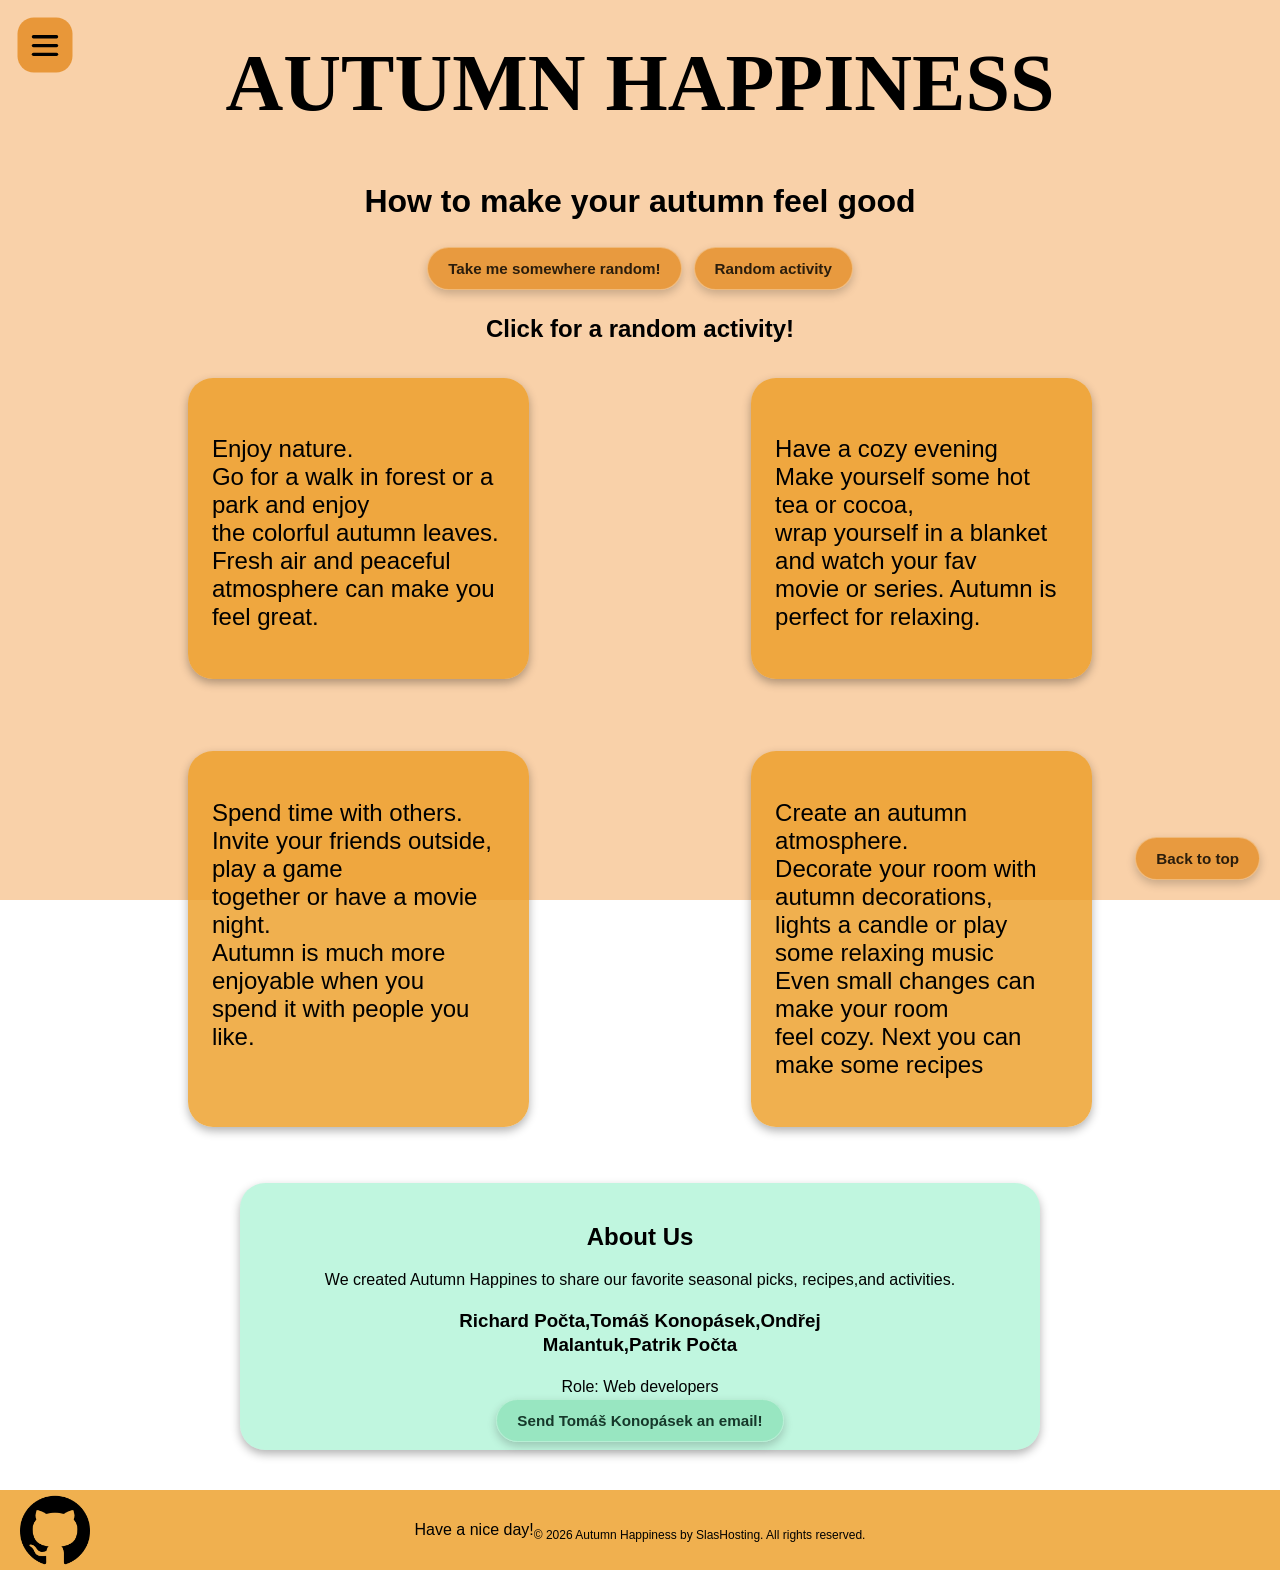
<file: index.html>
<!doctype html>
<html lang="en">
  <head>
    <meta charset="UTF-8" />

    <link rel="apple-touch-icon" href="pumpkin.png" />

    <meta name="theme-color" content="#ed9e27" />
    <meta name="viewport" content="width=device-width, initial-scale=1.0" />

    <meta
      name="description"
      content="Autumn Happiness - autumn recipes, movies, trips, activities and challenges"
    />

    <meta property="og:title" content="Autumn Happiness" />
    <meta
      property="og:description"
      content="Recipes, movies, trips, activities and challenges for a cozy autumn"
    />
    <meta property="og:type" content="website" />
    <meta property="og:url" content="https://trikulicky.slashosting.cloud" />
    <meta
      property="og:image"
      content="https://trikulicky.slashosting.cloud/pumpkin.png"
    />
    <meta name="twitter:card" content="summary_large_image" />

    <title>Autumn Happiness</title>

    <link rel="stylesheet" href="style.css" />
    <link rel="shortcut icon" href="favicon.ico" type="image/x-icon" />
  </head>
  <body>
    <div class="menu">
      <button
        class="menu-btn"
        onclick="toggleMenu()"
        aria-label="Open navigation menu"
        title="Menu"
      >
        <span></span>
        <span></span>
        <span></span>
      </button>
      <div id="menuLinks" class="menu-links">
        <a href="index.html">Home</a>
        <a href="recepty.html">Recipes</a>
        <a href="filmy.html">Films</a>
        <a href="top10.html">Top 10</a>
        <a href="trips.html">Trips</a>
        <a href="aahry.html">Activities</a>
        <a href="chalenges.html">Challenges</a>
      </div>
    </div>
    <h1 id="jarda" style="font-family: &quot;Century Gothic&quot;">
      AUTUMN HAPPINESS
    </h1>
    <h2 id="jarda2">How to make your autumn feel good</h2>
    <div class="nav-container">
      <button
        class="autumn-btn"
        onclick="randomPage()"
        style="animation-delay: 0.2s"
      >
        Take me somewhere random!
      </button>
      <button
        class="autumn-btn"
        onclick="randomActivity()"
        style="animation-delay: 0.4s"
      >
        Random activity
      </button>
    </div>
    <h2 id="result">Click for a random activity!</h2>
    <div class="kadina">
      <!-- 1. blok (vlevo nahoře) -->
      <div class="sloupec">
        <p id="prdidlo">
          Enjoy nature. <br />
          Go for a walk in forest or a park and enjoy <br />
          the colorful autumn leaves. Fresh air and peaceful <br />
          atmosphere can make you feel great.
        </p>
      </div>

      <!-- 2. blok (vpravo nahoře) -->
      <div class="sloupec">
        <p id="kadina2">
          Have a cozy evening <br />
          Make yourself some hot tea or cocoa, <br />
          wrap yourself in a blanket and watch your fav <br />
          movie or series. Autumn is perfect for relaxing.
        </p>
      </div>

      <!-- 3. blok (vlevo dole) -->
      <div class="sloupec">
        <p>
          Spend time with others. <br />
          Invite your friends outside, play a game <br />
          together or have a movie night. <br />
          Autumn is much more enjoyable when you <br />
          spend it with people you like.
        </p>
      </div>
      <!-- 4. blok (vpravo dole) -->
      <div class="sloupec">
        <p>
          Create an autumn atmosphere. <br />
          Decorate your room with autumn decorations, <br />
          lights a candle or play some relaxing music <br />
          Even small changes can make your room <br />
          feel cozy. Next you can make some recipes
        </p>
      </div>
    </div>
    <button class="autumn-btn back-to-top" onclick="goToTop()">
      Back to top
    </button>
    <section id="about" class="about-section">
      <h2>About Us</h2>
      <p class="about-desc">
        We created Autumn Happines to share our favorite seasonal picks,
        recipes,and activities.
      </p>
      <div class="team-container">
        <div class="member-card">
          <h3>Richard Počta,Tomáš Konopásek,Ondřej Malantuk,Patrik Počta</h3>
          <p>Role: Web developers</p>
          <a href="mailto:glixie@glixie.me" class="autumn-btn email-btn"
            >Send Tomáš Konopásek an email!</a
          >
        </div>
      </div>
    </section>

    <footer>
      <div class="footer-content">
        <p>Have a nice day!</p>
      </div>
      <br />
      <p class="copyright">
        © 2026 Autumn Happiness by SlasHosting. All rights reserved.
      </p>

      <div class="github-logo">
        <a href="https://github.com/tomk1440-cmyk/trikulicky">
          <img src="./imgs/ghlogo.png" alt="github-logo" />
        </a>
      </div>
    </footer>
    <script src="script.js"></script>
  </body>
</html>
</file>
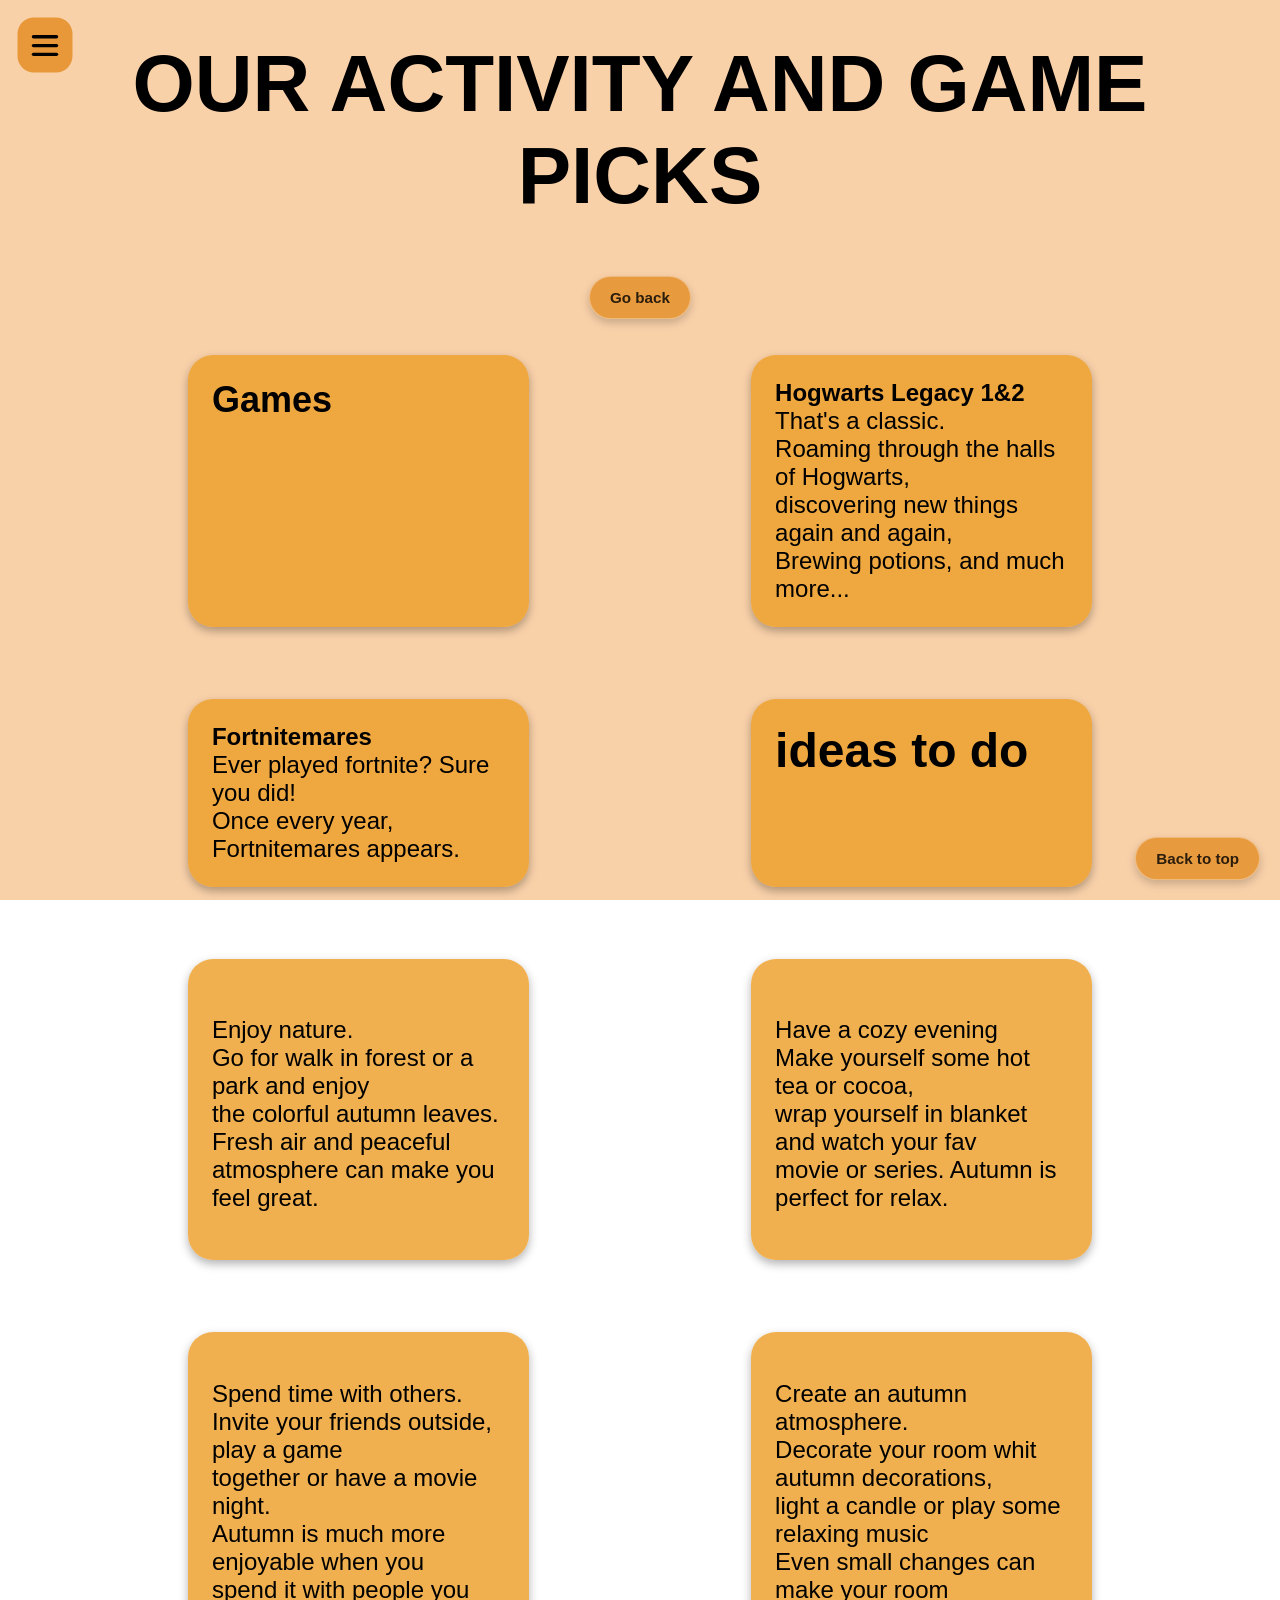
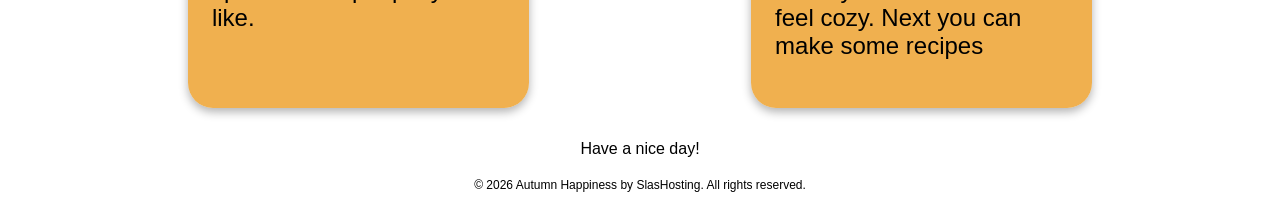
<file: aahry.html>
<!DOCTYPE html>
<html lang="en">
<head>
    <meta charset="UTF-8">
    <meta name="viewport" content="width=device-width, initial-scale=1.0">
    <title>Games and Activities</title>
    <link rel="stylesheet" href="style.css">
    <link rel="shortcut icon" href="favicon.ico" type="image/x-icon">
    <style>body{background-image: url("https://i.guim.co.uk/img/media/e60bb66bb44226384cc4f7f1f255698ad4220ff7/187_0_2813_1688/master/2813.jpg?width=1200&height=1200&quality=85&auto=format&fit=crop&s=adeeabe981e88fca481999bd82211333");
        background-size: initial;
        background-repeat: no-repeat;
        margin: 0;
        min-height: 100vh;
        background-image: linear-gradient(rgba(240, 140, 40, 0.4),rgba(240, 140, 40, 0.4)),url(https://i.guim.co.uk/img/media/e60bb66bb44226384cc4f7f1f255698ad4220ff7/187_0_2813_1688/master/2813.jpg?width=1200&height=1200&quality=85&auto=format&fit=crop&s=adeeabe981e88fca481999bd82211333);
        background-size: cover;
        background-position: center;
        background-attachment: fixed;
    }</style>
</head>
<body>
<div class="menu">
    <button class="menu-btn" onclick="toggleMenu()" aria-label="Open navigation menu">
        <span></span>
        <span></span>
        <span></span>
    </button>
    <div id="menuLinks" class="menu-links">
        <a href="index.html">Home</a>
        <a href="recepty.html">Recipes</a>
        <a href="filmy.html">Films</a>
        <a href="top10.html">Top 10</a>
        <a href="trips.html">Trips</a>
        <a href="aahry.html">Activities</a>
        <a href="chalenges.html">Challenges</a>
    </div>
</div>
<h1 id="jarda">OUR ACTIVITY AND GAME PICKS</h1>
<a href="index.html">
    <button class="autumn-btn go-back">Go back</button>
</a>
<div class="kadina">
    <h2 class="sloupec">Games</h2>
    <p class="sloupec"><strong>Hogwarts Legacy 1&2</strong><br>
        That's a classic. <br>
    Roaming through the halls of Hogwarts, <br>
    discovering new things again and again, <br>
    Brewing potions, and much more...</p>
    <p class="sloupec"><strong>Fortnitemares</strong> <br>
        Ever played fortnite? Sure you did! <br>
    Once every year, Fortnitemares appears. <br>
    </p>

        <h1 class="sloupec">ideas to do</h1>
    <div class="sloupec">
        <p id="prdidlo">Enjoy nature. <br>
            Go for walk in forest or a park and enjoy <br>
            the colorful autumn leaves. Fresh air and peaceful <br>
            atmosphere can make you feel great.</p>
    </div>

    <!-- 2. blok (vpravo nahoře) -->
    <div class="sloupec">
        <p id="kadina2">Have a cozy evening <br>
            Make yourself some hot tea or cocoa, <br>
            wrap yourself in blanket and watch your fav <br>
            movie or series. Autumn is perfect for relax.</p>
    </div>

    <!-- 3. blok (vlevo dole) -->
    <div class="sloupec">
        <p>Spend time with others. <br>
            Invite your friends outside, play a game <br>
            together or have a movie night. <br>
            Autumn is much more enjoyable when you <br>
            spend it with people you like.</p>
    </div>
    <!-- 4. blok (vpravo dole) -->
    <div class="sloupec">
        <p>Create an autumn atmosphere. <br>
            Decorate your room whit autumn decorations, <br>
            light a candle or play some relaxing music <br>
            Even small changes can make your room <br>
            feel cozy. Next you can make some recipes</p>
    </div>
</div>
<button class="autumn-btn back-to-top" onclick="goToTop()">
    Back to top
</button>
<p>Have a nice day!</p>
<p class="copyright">© 2026 Autumn Happiness by SlasHosting. All rights reserved.</p>
<script src="script.js"></script>
</body>
</html>
</file>
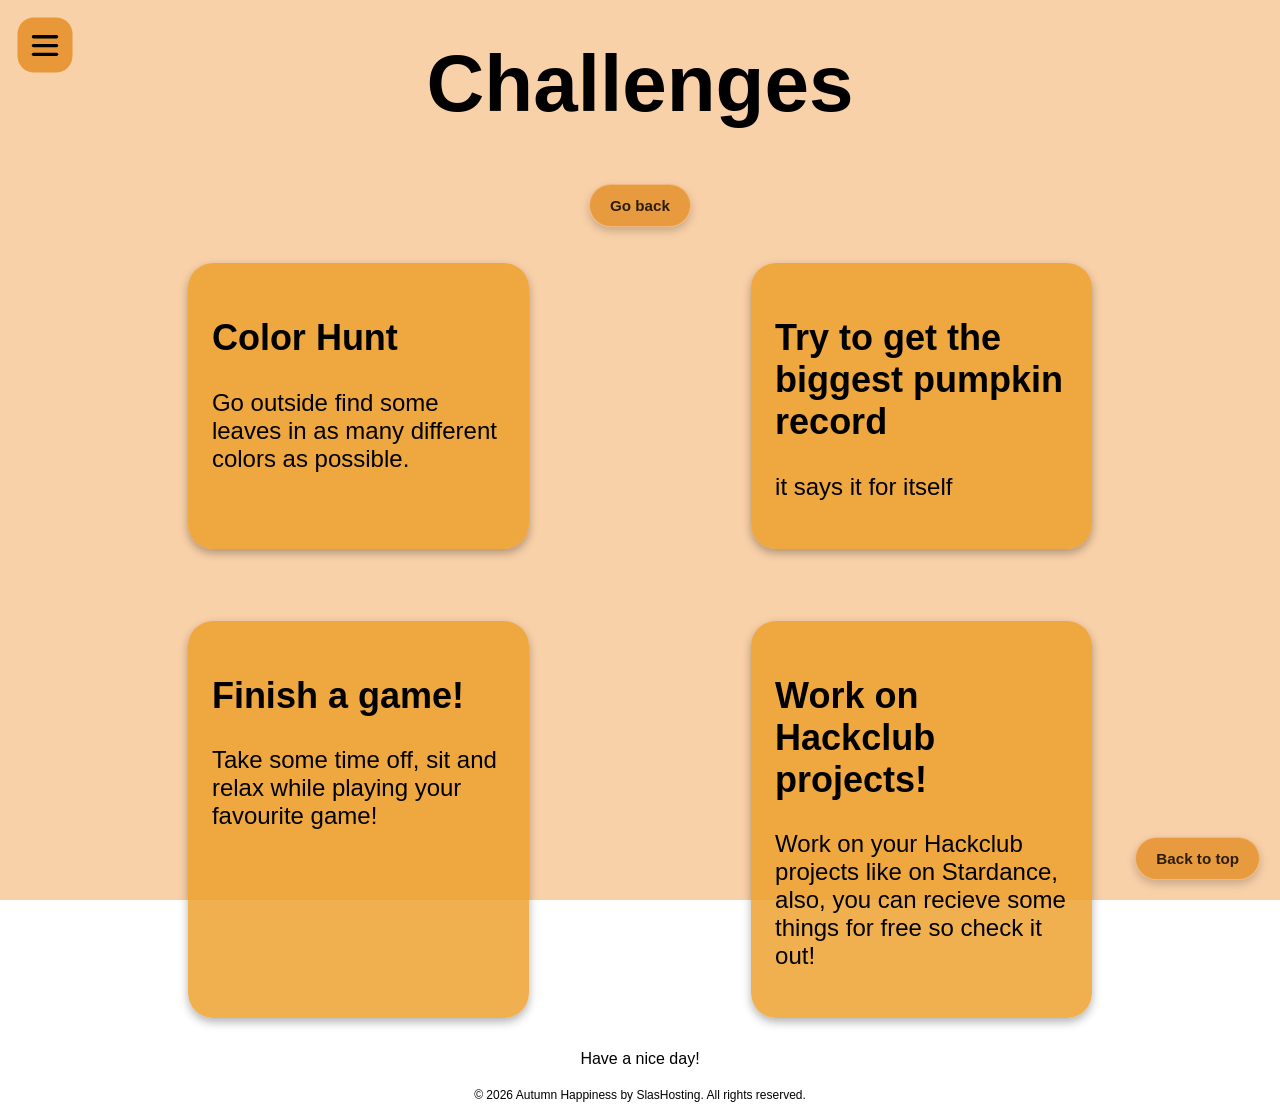
<file: chalenges.html>
<!DOCTYPE html>
<html lang="en">
<head>
    <meta charset="UTF-8">
    <meta name="viewport" content="width=device-width, initial-scale=1.0">
    <title>Challenges</title>
    <link rel="stylesheet" href="style.css">
</head>
<body>
<div class="menu">
    <button class="menu-btn" onclick="toggleMenu()" aria-label="Open navigation menu">
        <span></span>
        <span></span>
        <span></span>
    </button>
    <div id="menuLinks" class="menu-links">
        <a href="index.html">Home</a>
        <a href="recepty.html">Recipes</a>
        <a href="filmy.html">Films</a>
        <a href="top10.html">Top 10</a>
        <a href="trips.html">Trips</a>
        <a href="aahry.html">Activities</a>
        <a href="chalenges.html">Challenges</a>
    </div>
</div>
<h1 id="jarda">Challenges</h1>
<a href="index.html">
    <button class="autumn-btn go-back">Go back</button>
</a>
<div class="kadina">

    <div class="sloupec">
        <h2>Color Hunt</h2>
        <p>Go outside find some leaves in as many different <br>
        colors as possible.</p>
    </div>


    <div class="sloupec">
        <h2>Try to get the biggest pumpkin record</h2>
        <p>it says it for itself</p>
    </div>
    <div class="sloupec">
        <h2>Finish a game!</h2>
        <p>Take some time off, sit and relax while playing your favourite game!</p>
    </div>
    <div class="sloupec">
        <h2>Work on Hackclub projects!</h2>
        <p>Work on your Hackclub projects like on Stardance, also, you can recieve some things for free so check it out!</p>
    </div>
</div>
<button class="autumn-btn back-to-top" onclick="goToTop()">
    Back to top
</button>
<p>Have a nice day!</p>
<p class="copyright">© 2026 Autumn Happiness by SlasHosting. All rights reserved.</p>
<script src="script.js"></script>
</body>
</html>
</file>
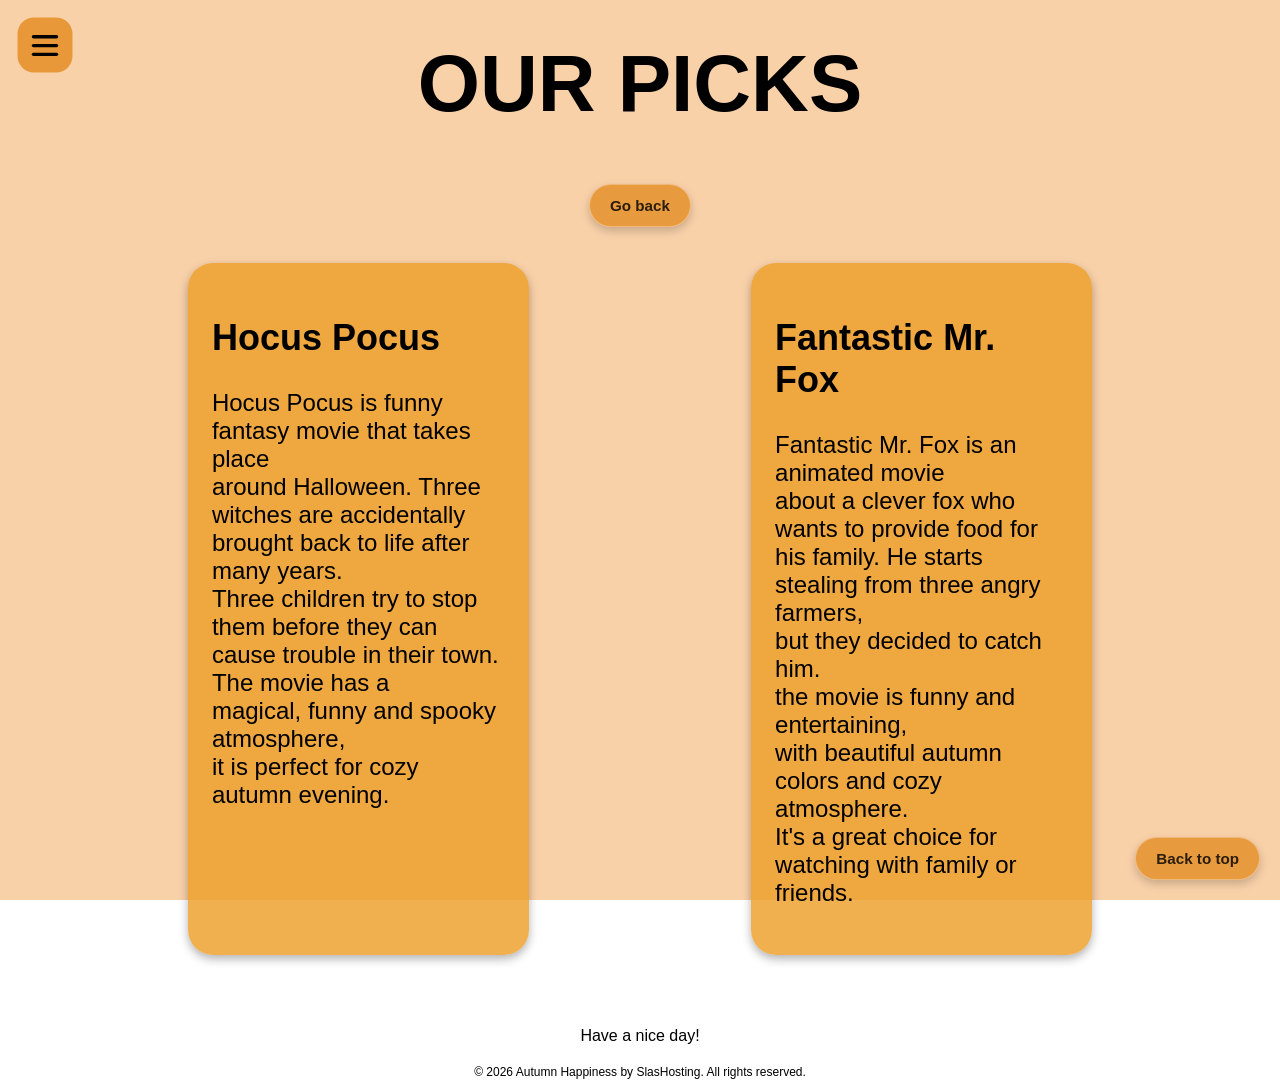
<file: filmy.html>
<!DOCTYPE html>
<html lang="en" xmlns="http://www.w3.org/1999/html">
<head>
    <meta charset="UTF-8">
    <meta name="viewport" content="width=device-width, initial-scale=1.0">
    <title>Our picks!</title>
    <link rel="stylesheet" href="style.css">
    <link rel="shortcut icon" href="favicon.ico" type="image/x-icon">
    <style>body{background-image: url("https://images.unsplash.com/flagged/photo-1552863047-1dd55fb6f8fa?q=80&w=1170&auto=format&fit=crop&ixlib=rb-4.1.0&ixid=M3wxMjA3fDB8MHxwaG90by1wYWdlfHx8fGVufDB8fHx8fA%3D%3D");
        background-size: initial;
        background-repeat: no-repeat;
        margin: 0;
        min-height: 100vh;
        background-image: linear-gradient(rgba(240, 140, 40, 0.4),rgba(240, 140, 40, 0.4)),url(https://images.unsplash.com/flagged/photo-1552863047-1dd55fb6f8fa?q=80&w=1170&auto=format&fit=crop&ixlib=rb-4.1.0&ixid=M3wxMjA3fDB8MHxwaG90by1wYWdlfHx8fGVufDB8fHx8fA%3D%3D);
        background-size: cover;
        background-position: center;
        background-attachment: fixed;

    }
    </style>
</head>

<h1 id="jarda">OUR PICKS</h1>
<a href="index.html">
    <button class="autumn-btn go-back">Go back</button>
</a>
</body>
<div class="menu">
    <button class="menu-btn" onclick="toggleMenu()" aria-label="Open navigation menu">
        <span></span>
        <span></span>
        <span></span>
    </button>
    <div id="menuLinks" class="menu-links">
        <a href="index.html">Home</a>
        <a href="recepty.html">Recipes</a>
        <a href="filmy.html">Films</a>
        <a href="top10.html">Top 10</a>
        <a href="trips.html">Trips</a>
        <a href="aahry.html">Activities</a>
        <a href="chalenges.html">Challenges</a>
    </div>
</div>
<div class="kadina" class="sloupec">

    <div class="sloupec">
        <h2>Hocus Pocus</h2>
            <p>Hocus Pocus is funny fantasy movie that takes place <br>
            around Halloween. Three witches are accidentally <br>
            brought back to life after many years. <br>
            Three children try to stop them before they can <br>
            cause trouble in their town. The movie has a <br>
            magical, funny and spooky atmosphere, <br>
            it is perfect for cozy autumn evening.</p>
    </div>


    <div class="sloupec">
        <h2> Fantastic Mr. Fox </h2>
            <p>Fantastic Mr. Fox is an animated movie <br>
            about a clever fox who wants to provide food for <br>
            his family. He starts stealing from three angry farmers, <br>
            but they decided to catch him. <br>
            the movie is funny and entertaining, <br>
            with beautiful autumn colors and cozy atmosphere. <br>
            It's a great choice for watching with family or friends.</p>
    </div>

</div>
<button class="autumn-btn back-to-top" onclick="goToTop()">
    Back to top
</button>
<p>Have a nice day!</p>
<p class="copyright">© 2026 Autumn Happiness by SlasHosting. All rights reserved.</p>
<script src="script.js"></script>
</body>
</html>
</file>
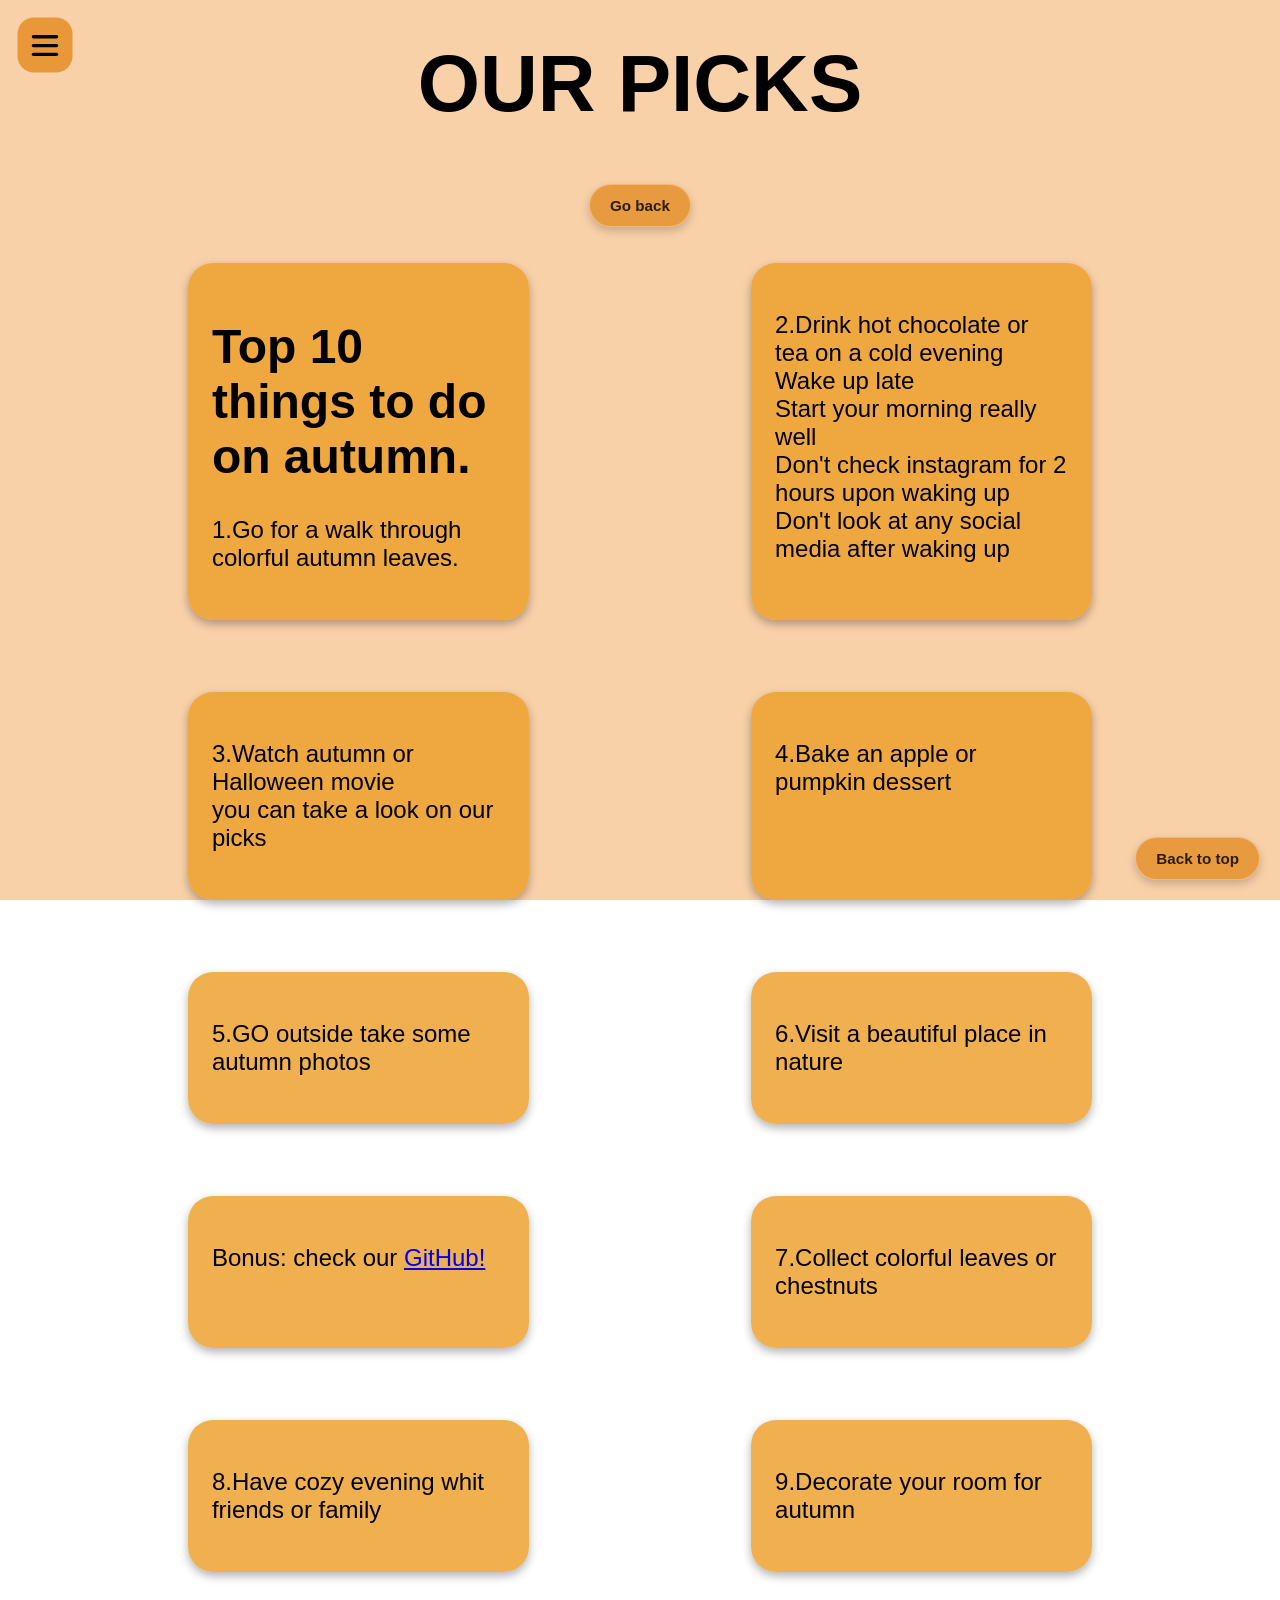
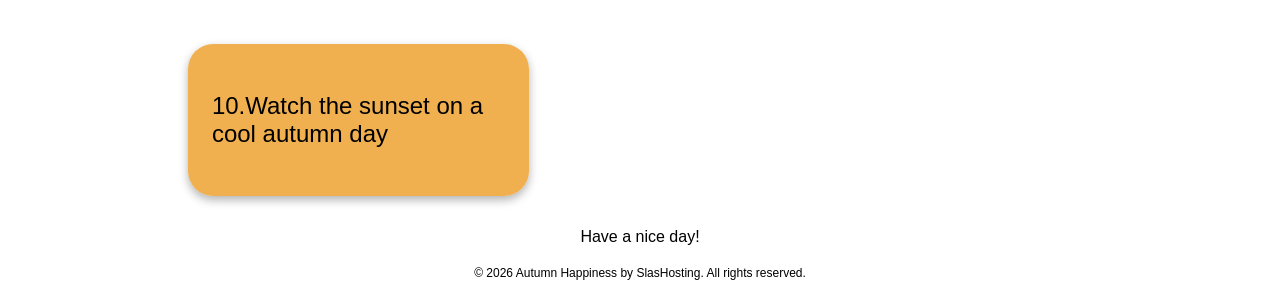
<file: top10.html>
<!DOCTYPE html>
<html lang="en">
<head>
    <meta charset="UTF-8">
    <meta name="viewport" content="width=device-width, initial-scale=1.0">
    <title>Our picks!</title>
    <link rel="stylesheet" href="style.css">
    <link rel="shortcut icon" href="favicon.ico" type="image/x-icon">
</head>
<body>
<h1 id="jarda">OUR PICKS</h1>
<a href="index.html">
    <button class="autumn-btn go-back">Go back</button>
</a>
<div class="menu">
    <button class="menu-btn" onclick="toggleMenu()" aria-label="Open navigation menu">
        <span></span>
        <span></span>
        <span></span>
    </button>
    <div id="menuLinks" class="menu-links">
        <a href="index.html">Home</a>
        <a href="recepty.html">Recipes</a>
        <a href="filmy.html">Films</a>
        <a href="top10.html">Top 10</a>
        <a href="trips.html">Trips</a>
        <a href="aahry.html">Activities</a>
        <a href="chalenges.html">Challenges</a>
    </div>
</div>
<div class="kadina">



    <div class="sloupec">
   <h1>Top 10 things to do on autumn.</h1>
        <p>1.Go for a walk through colorful autumn leaves.</p>
    </div>

    <div class="sloupec">

        <p>2.Drink hot chocolate or tea on a cold evening <br>
             Wake up late <br>
             Start your morning really well <br>
             Don't check instagram for 2 hours upon waking up <br>
             Don't look at any social media after waking up</p>
    </div>
    <div class="sloupec">

        <p>3.Watch autumn or Halloween movie <br>
        you can take a look on our picks</p>
    </div>
    <div class="sloupec">

        <p>4.Bake an apple or pumpkin dessert</p>
    </div>
    <div class="sloupec">

        <p>5.GO outside take some autumn photos</p>
    </div>
    <div class="sloupec">

        <p>6.Visit a beautiful place in nature</p>
    </div>    <div class="sloupec">

    <p>Bonus: check our <a href="https://github.com/tomk1440-cmyk/trikulicky">GitHub!</a></p>
</div>
    <div class="sloupec">

        <p>7.Collect colorful leaves or chestnuts </p>
    </div>
    <div class="sloupec">

        <p>8.Have cozy evening whit friends or family</p>
    </div>
    <div class="sloupec">

        <p>9.Decorate your room for autumn</p>
    </div>
    <div class="sloupec">

        <p>10.Watch the sunset on a cool autumn day</p>
    </div>


    <button class="autumn-btn back-to-top" onclick="goToTop()">
        Back to top
    </button>

</div>
<p>Have a nice day!</p>
<p class="copyright">© 2026 Autumn Happiness by SlasHosting. All rights reserved.</p>
<script src="script.js"></script>
</body>
</html>
</file>
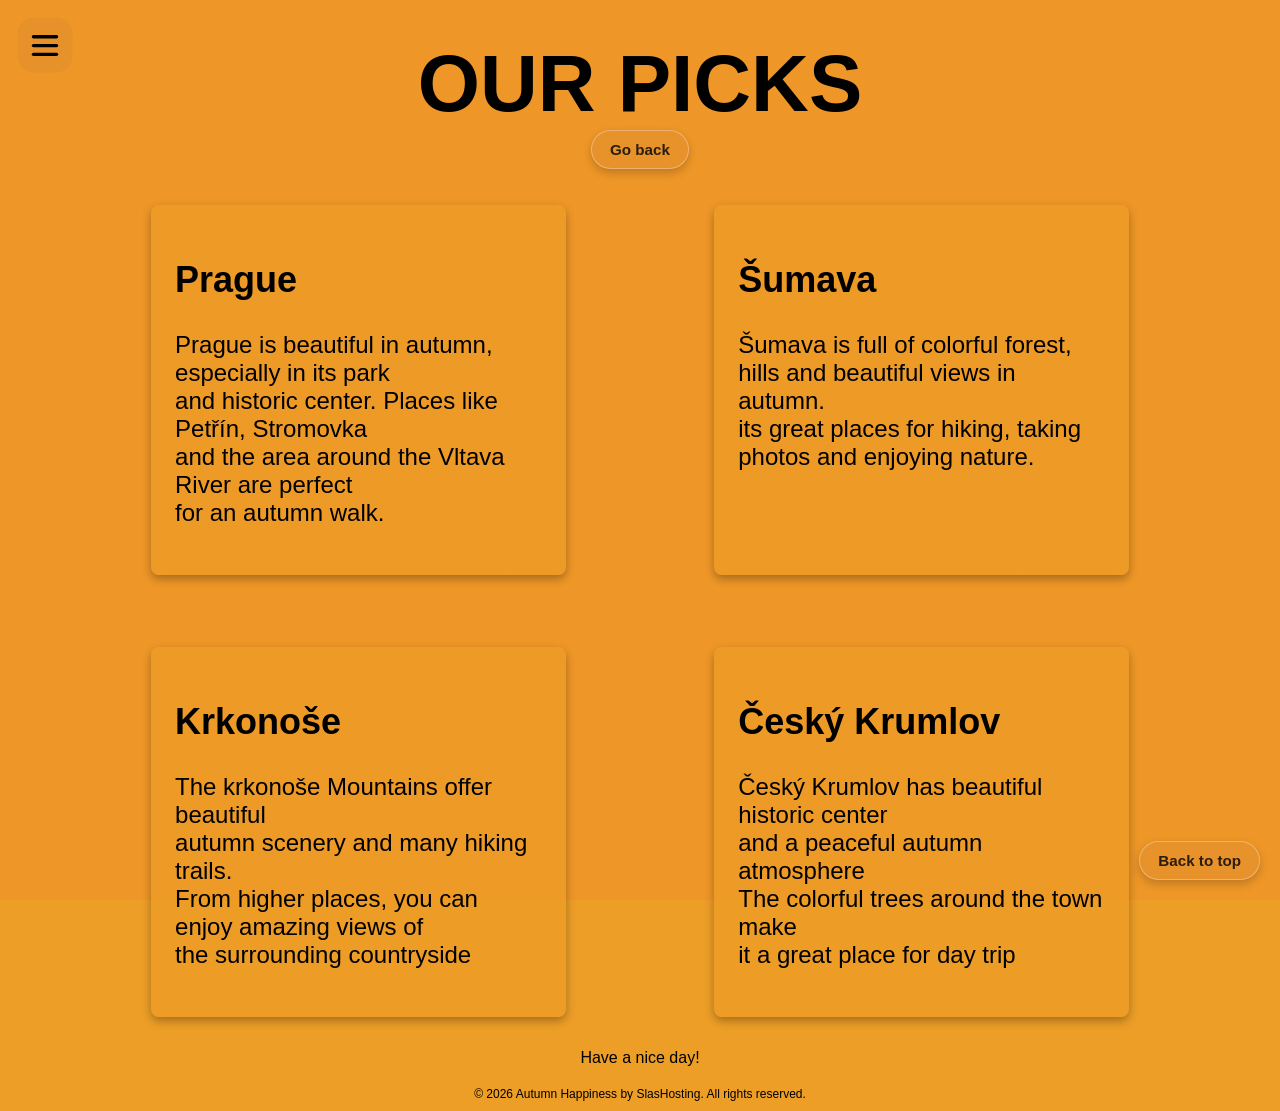
<file: trips.html>
<!DOCTYPE html>
<html lang="en" xmlns="http://www.w3.org/1999/html">
<head>
    <meta charset="UTF-8">
    <meta name="viewport" content="width=device-width, initial-scale=1.0">
    <title>Our picks!</title>
    <link rel="stylesheet" href="style.css">
    <link rel="stylesheet" href="trips.css">
    <link rel="shortcut icon" href="favicon.ico" type="image/x-icon">
</head>
<h1 id="jarda">OUR PICKS</h1>
<a href="index.html">
    <button class="autumn-btn go-back">Go back</button>
</a>
</body>
<div class="menu">
    <button class="menu-btn" onclick="toggleMenu()" aria-label="Open navigation menu">
        <span></span>
        <span></span>
        <span></span>
    </button>
    <div id="menuLinks" class="menu-links">
        <a href="index.html">Home</a>
        <a href="recepty.html">Recipes</a>
        <a href="filmy.html">Films</a>
        <a href="top10.html">Top 10</a>
        <a href="trips.html">Trips</a>
        <a href="aahry.html">Activities</a>
        <a href="chalenges.html">Challenges</a>
    </div>
</div>
<div class="kadina">

    <div class="sloupec">
        <h2>Prague</h2>
        <p>Prague is beautiful in autumn, especially in its park <br>
        and historic center. Places like Petřín, Stromovka <br>
        and the area around the Vltava River are perfect <br>
        for an autumn walk.</p>
    </div>


    <div class="sloupec">
        <h2>Šumava</h2>
        <p>Šumava is full of colorful forest, hills and beautiful views in autumn. <br>
        its great places for hiking, taking photos and enjoying nature.</p>
    </div>
    <div class="sloupec">
        <h2>Krkonoše</h2>
        <p> The krkonoše Mountains offer beautiful <br>
        autumn scenery and many hiking trails. <br>
        From higher places, you can enjoy amazing views of <br>
        the surrounding countryside</p>
    </div>
    <div class="sloupec">
        <h2>Český Krumlov</h2>
        <p>Český Krumlov has beautiful historic center <br>
        and a peaceful autumn atmosphere <br>
        The colorful trees around the town make <br>
        it a great place for day trip</p>
    </div>




</div>
<button class="autumn-btn back-to-top" onclick="goToTop()">
    Back to top
</button>
<p>Have a nice day!</p>
<p class="copyright">© 2026 Autumn Happiness by SlasHosting. All rights reserved.</p>
<script src="script.js"></script>
</body>
</html>
</file>
<file: style.css>
* {
  box-sizing: border-box; /* Zajistí správné počítání 10% paddingu a gapu */
}

:root {
  text-align: center;
  color: #000000;
  font-family: sans-serif;
}

#jarda {
  margin-top: 0;
  padding-top: 3%;
  font-size: 5rem;
  text-decoration-thickness: 1000px;
}

#jarda2 {
  font-size: 2rem;
}

.kadina {
  display: grid;
  grid-template-columns: 1fr 1fr;
  grid-template-rows: auto auto;

  padding: 0 10%;
  column-gap: 10%;
  row-gap: 40px;

  text-align: left;
  font-size: 1.5rem;
  font-family: Calibri, sans-serif;
}

#prdidlo,
#kadina2 {
  padding-top: 3%;
}
body {
  animation:
    pageFade 0,
    4s ease;
  background-image: url("https://www.freeimageslive.co.uk/files/images008/autumn_colors.preview.jpg");
  background-size: initial;
  background-repeat: no-repeat;
  margin: 0;
  min-height: 100vh;
  background-image:
    linear-gradient(rgba(240, 140, 40, 0.4), rgba(240, 140, 40, 0.4)),
    url(https://www.freeimageslive.co.uk/files/images008/autumn_colors.preview.jpg);
  background-size: cover;
  background-position: center;
  background-attachment: fixed;
}
#risiprdikysmrdi {
  padding: 30%;
}
.sloupec {
  background: rgb(237 158 39 / 0.81);
  padding: 24px;
  max-width: 500px;
  margin: 16px 13%;
  border-radius: 25px;
  box-shadow: 0 4px 10px rgba(0, 0, 0, 0.3);
  transition: 0.25s;
}
.sloupec:hover {
  transform: scale(1.03);
}
.nav-container {
  display: flex;
  justify-content: center;
  gap: 12px;
  flex-wrap: wrap;
  margin: 15px 0 25px 0;
}

.autumn-btn {
  opacity: 0;
  animation: buttonAppear 0.6s ease forwards;
  transition: transform 0.25s ease;
  background-color: rgba(230, 145, 45, 0.85);
  color: #2b1d0c;
  font-family: inherit;
  font-size: 0.95rem;
  font-weight: 600;
  padding: 12px 20px;
  border: 1px solid rgba(255, 255, 255, 0.3);
  border-radius: 25px;

  cursor: pointer;
  box-shadow: 0 4px 10px rgba(0, 0, 0, 0.2);
  transition: all 0.25s ease;
}
.autumn-btn:hover {
  background-color: #c96b18;
  color: #ffffff;
  transform: translateY(-3px);
  box-shadow: 0 6px 14px rgba(0, 0, 0, 0.35);
  transform: scale(1.05);
}

.autumn-btn:active {
  transform: translateY(-1px);
  box-shadow: 0 2px 6px rgba(0, 0, 0, 0.2);
}

.autumn-btn:hover {
  transform: scale(1.08);
}
@keyframes buttonAppear {
  from {
    opacity: 0;
    transform: translateY(20px);
  }
  to {
    opacity: 1;
    transform: translateY(0);
  }
}
.back-to-top {
  position: fixed;
  right: 20px;
  bottom: 20px;
  z-index: 1000;
}
.menu {
  position: fixed;
  top: 20px;
  left: 20px;
  z-index: 2000;
}
.menu-btn {
  width: 50px;
  height: 50px;
  font-size: 25px;
  background-color: rgba(230, 145, 45, 0.9);
  border: none;
  border-radius: 15px;
  cursor: pointer;
  transition: 0.3s;
  transform: scale(1.1);
}
.menu-btn:hover {
  transform: scale(1.1);
  background-color: #c96b18;
}
.menu-links {
  position: absolute;
  top: 60px;
  left: 0;
  width: 200px;
  background-color: rgba(230, 145, 45, 0.95);
  border-radius: 15px;
  padding: 10px;

  opacity: 0;
  transform: translateX(-200px) scale(0.95);
  pointer-events: none;
  transition: 0.3s ease;
}
.menu-links.show {
  opacity: 1;
  transform: translateX(0) scale(1);
  pointer-events: auto;
}
.menu-links a {
  display: block;
  width: 100%;
  color: #2b1d0c;
  text-decoration: none;
  padding: 12px 0;
  border-radius: 10px;
  transition: 0.2s;
  text-align: center;
}
.menu-links a.active {
  background: #c96b18;
  color: aliceblue;
}
.menu-links a:hover {
  background-color: #c96b18;
  color: aliceblue;
  transform: translateX(5px);
}
.about-section {
  padding-bottom: 1px;
}
.menu-btn span {
  display: block;
  width: 24px;
  height: 3px;
  background: black;
  margin: 5px auto;
  border-radius: 5px;
  transition: 0.3s ease;
}
.menu-btn.open span:nth-child(1) {
  transform: translateY(8px) rotate(45deg);
}
.menu-btn.open span:nth-child(2) {
  opacity: 0;
}
.menu-btn.open span:nth-child(3) {
  transform: translateY(-8px) rotate(-45deg);
}
.about-section {
  background: rgb(84 230 169 / 0.37);
  max-width: 800px;
  margin: 40px auto;
  padding: 20px 30px;
  border-radius: 25px;
  box-shadow: 0 4px 10px rgba(0, 0, 0, 0.3);
}
@media (max-width: 768px) {
  html,
  body {
    overflow-x: hidden;
  }
  #jarda {
    font-size: 2.8rem;
    padding-top: 80px;
  }
  #jarda2 {
    font-size: 1.4rem;
    padding: 0 15px;
  }
  .kadina {
    grid-template-columns: 1fr;
    padding: 0 15px;
    gap: 20px;
    font-size: 1.1rem;
  }
  .sloupec {
    width: 100%;
    max-width: none;
    margin: 0;
    padding: 20px;
    font-size: 1.1rem;
  }
  .nav-container {
    padding: 0 15px;
  }
  .autumn-btn {
    font-size: 0.9rem;
    padding: 10px 15px;
  }
  .menu {
    top: 15px;
    left: 15px;
  }
  .menu-links {
    width: 100px;
  }
  .about-section {
    margin: 30px 15px;
    padding: 30px;
  }
  .back-to-top {
    right: 10px;
    bottom: 10px;
  }
  img {
    max-width: 100%;
    height: auto;
  }
}
.go-back {
  margin-bottom: 20px;
}
.member-card h3 {
  max-width: 500px;
  margin: 20px auto;
  line-height: 1.3;
}
.email-btn {
  background-color: #98e6c1;
  color: #16382a;
  text-decoration: none;
}
.email-btn:hover {
  background-color: #6fd5a5;
  color: #16382a;
}
::-webkit-scrollbar {
  width: 10px;
}
::-webkit-scrollbar-track {
  background: #5c3a1e;
}
::-webkit-scrollbar-thumb {
  background: #ed9e27;
  border-radius: 10px;
}
::-webkit-scrollbar-thumb:hover {
  background-color: #c96b18;
}
::selection {
  background: #ed9e27;
  color: black;
}
@keyframes pageFade {
  from {
    opacity: 0;
  }
  to {
    opacity: 1;
  }
}
h1,
h2 {
  transition: 0.2s;
}
h1:hover {
  letter-spacing: 2px;
}
button:focus-visible {
  outline: 3px solid aliceblue;
  outline-offset: 3px;
}
.copyright {
  font-size: 0.75rem;
  color: black;
  text-align: center;
  margin: 20px 0 10px 0;
}

footer {
  position: relative;
  display: flex;
  justify-content: center;
  background-color: rgb(237 158 39 / 0.81);
  padding: 15px;
  align-items: center;
}

.github-logo {
  position: absolute;
  left: 20px;
  top: 50%;
  transform: translateY(-50%);
  height: 70px;
  width: auto;
  transition: transform 0.3s ease;
}
.github-logo img {
  height: 70px;
  width: auto;
  display: block;
}

.github-logo img:hover {
  transform: scale(1.1);
}
</file>
<file: trips.css>
:root {
    background: #ed9e27;
    text-align: center;
    color: black;
    font-family: sans-serif;
    #jarda{
        margin: auto;
        padding-top: 3%;

        font-size: 5rem;
    }}
.kadina {
    display: grid;
    grid-template-columns: 1fr 1fr;
    grid-template-rows: auto auto;

    padding: 0 10%;
    column-gap: 10%;
    row-gap: 40px;

    text-align: left;
    font-size: 1.5rem;
    font-family: Calibri, sans-serif;
}

#prdidlo, #kadina2 {
    padding-top: 3%;
}
.autumn-btn {
    background-color: rgba(230, 145, 45, 0.85);
    color: #2b1d0c;
    font-family: inherit;
    font-size: 0.95rem;
    font-weight: 600;
    padding: 10px 18px;
    border: 1px solid rgba(255, 255, 255, 0.3);
    border-radius: 25px;

    cursor: pointer;
    box-shadow: 0 4px 10px rgba(0, 0, 0, 0.2);
    transition: all 0.25s ease;
    .autumn-btn:hover {
        background-color: #c96b18;
        color: #ffffff;
        transform: translateY(-3px);
        box-shadow: 0 6px 14px rgba(0, 0, 0, 0.35);
    }
    .autumn-btn:active {
        transform: translateY(-1px);
        box-shadow: 0 2px 6px rgba(0, 0, 0, 0.2);}}
body{background-image: url("https://plus.unsplash.com/premium_photo-1671830697504-4e1e21962584?q=80&w=1171&auto=format&fit=crop&ixlib=rb-4.1.0&ixid=M3wxMjA3fDB8MHxwaG90by1wYWdlfHx8fGVufDB8fHx8fA%3D%3D");
    background-size: initial;
    background-repeat: no-repeat;
    margin: 0;
    min-height: 100vh;
    background-image: linear-gradient(rgba(240, 140, 40, 0.4),rgba(240, 140, 40, 0.4)),url(https://plus.unsplash.com/premium_photo-1671830697504-4e1e21962584?q=80&w=1171&auto=format&fit=crop&ixlib=rb-4.1.0&ixid=M3wxMjA3fDB8MHxwaG90by1wYWdlfHx8fGVufDB8fHx8fA%3D%3D);
    background-size: cover;
    background-position: center;
    background-attachment: fixed;

}
#risiprdikysmrdi{padding: 30%;}

.sloupec {
    background: rgb(237 158 39 / 0.5);
    padding: 24px;
    max-width: 500px;
    margin: 16px 5%;
    border-radius: 8px;
    box-shadow: 0 4px 10px rgba(0, 0, 0, 0.3);
}
</file>
